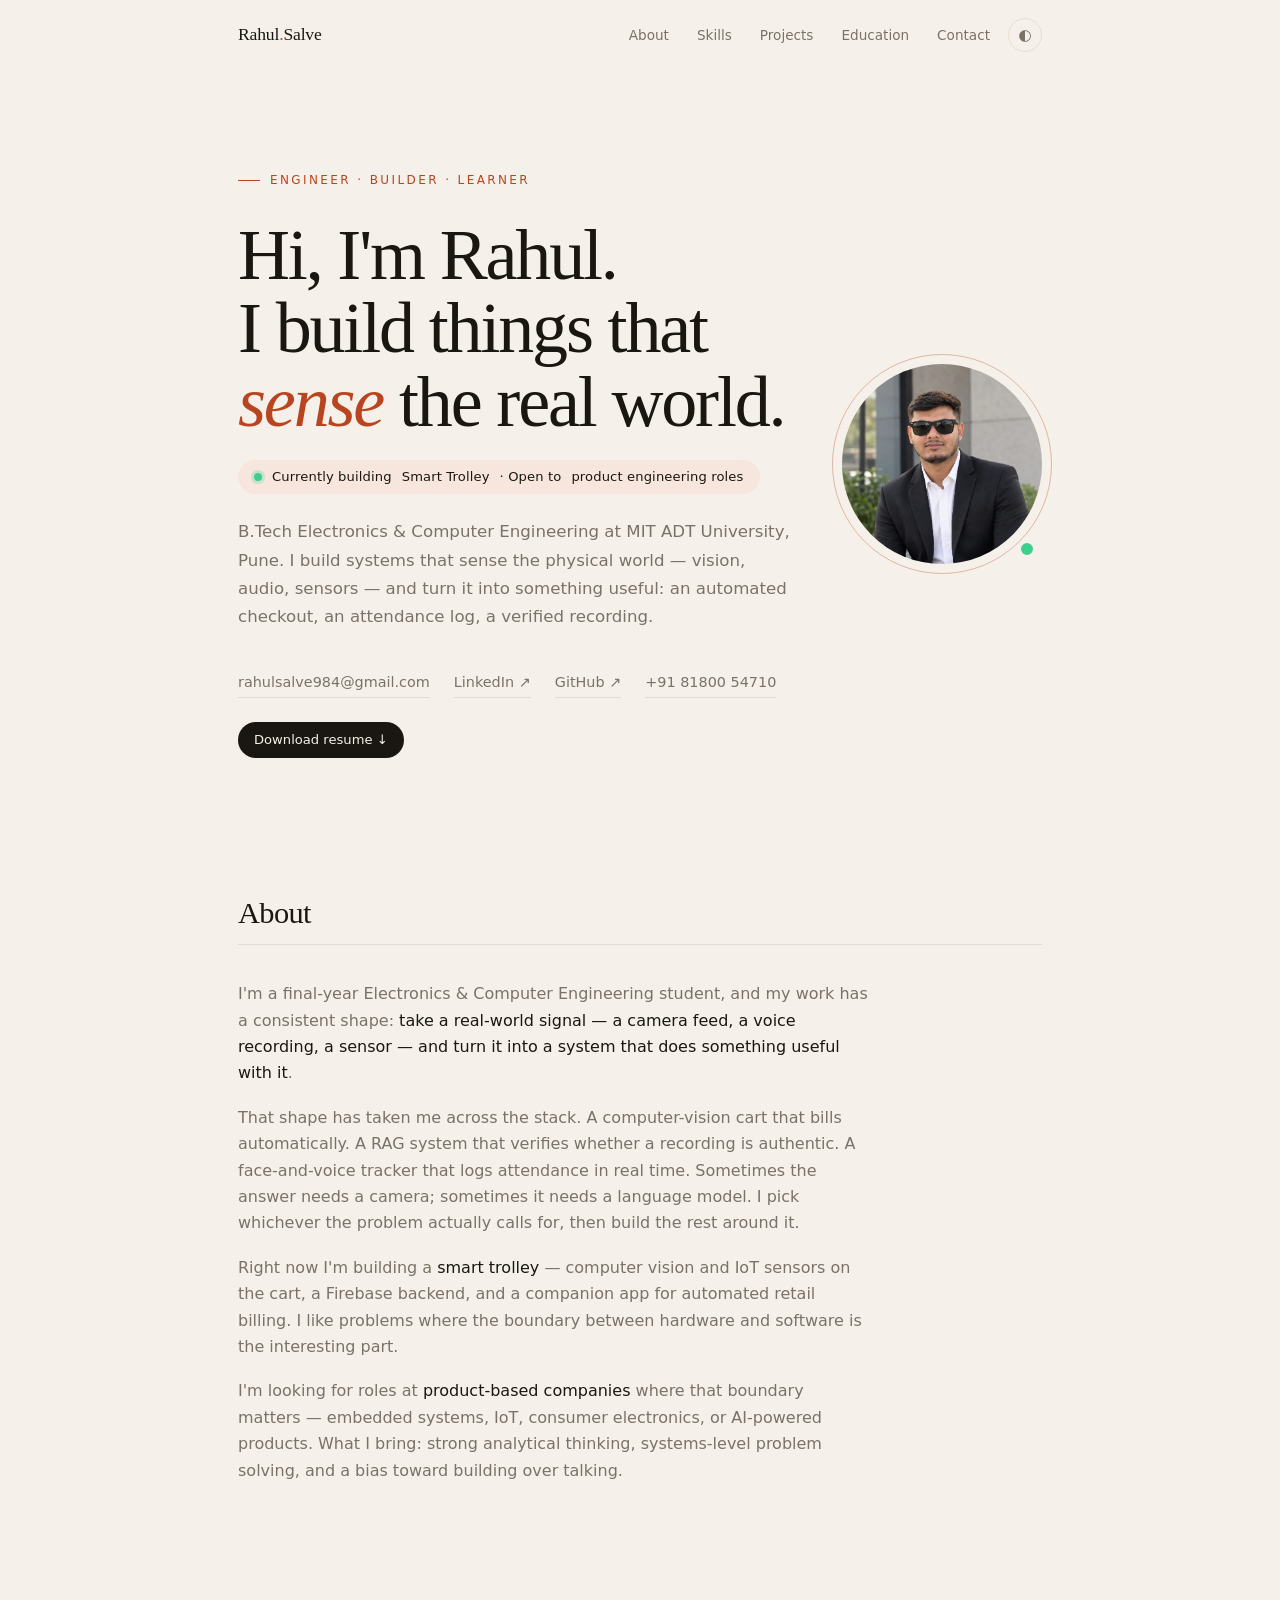
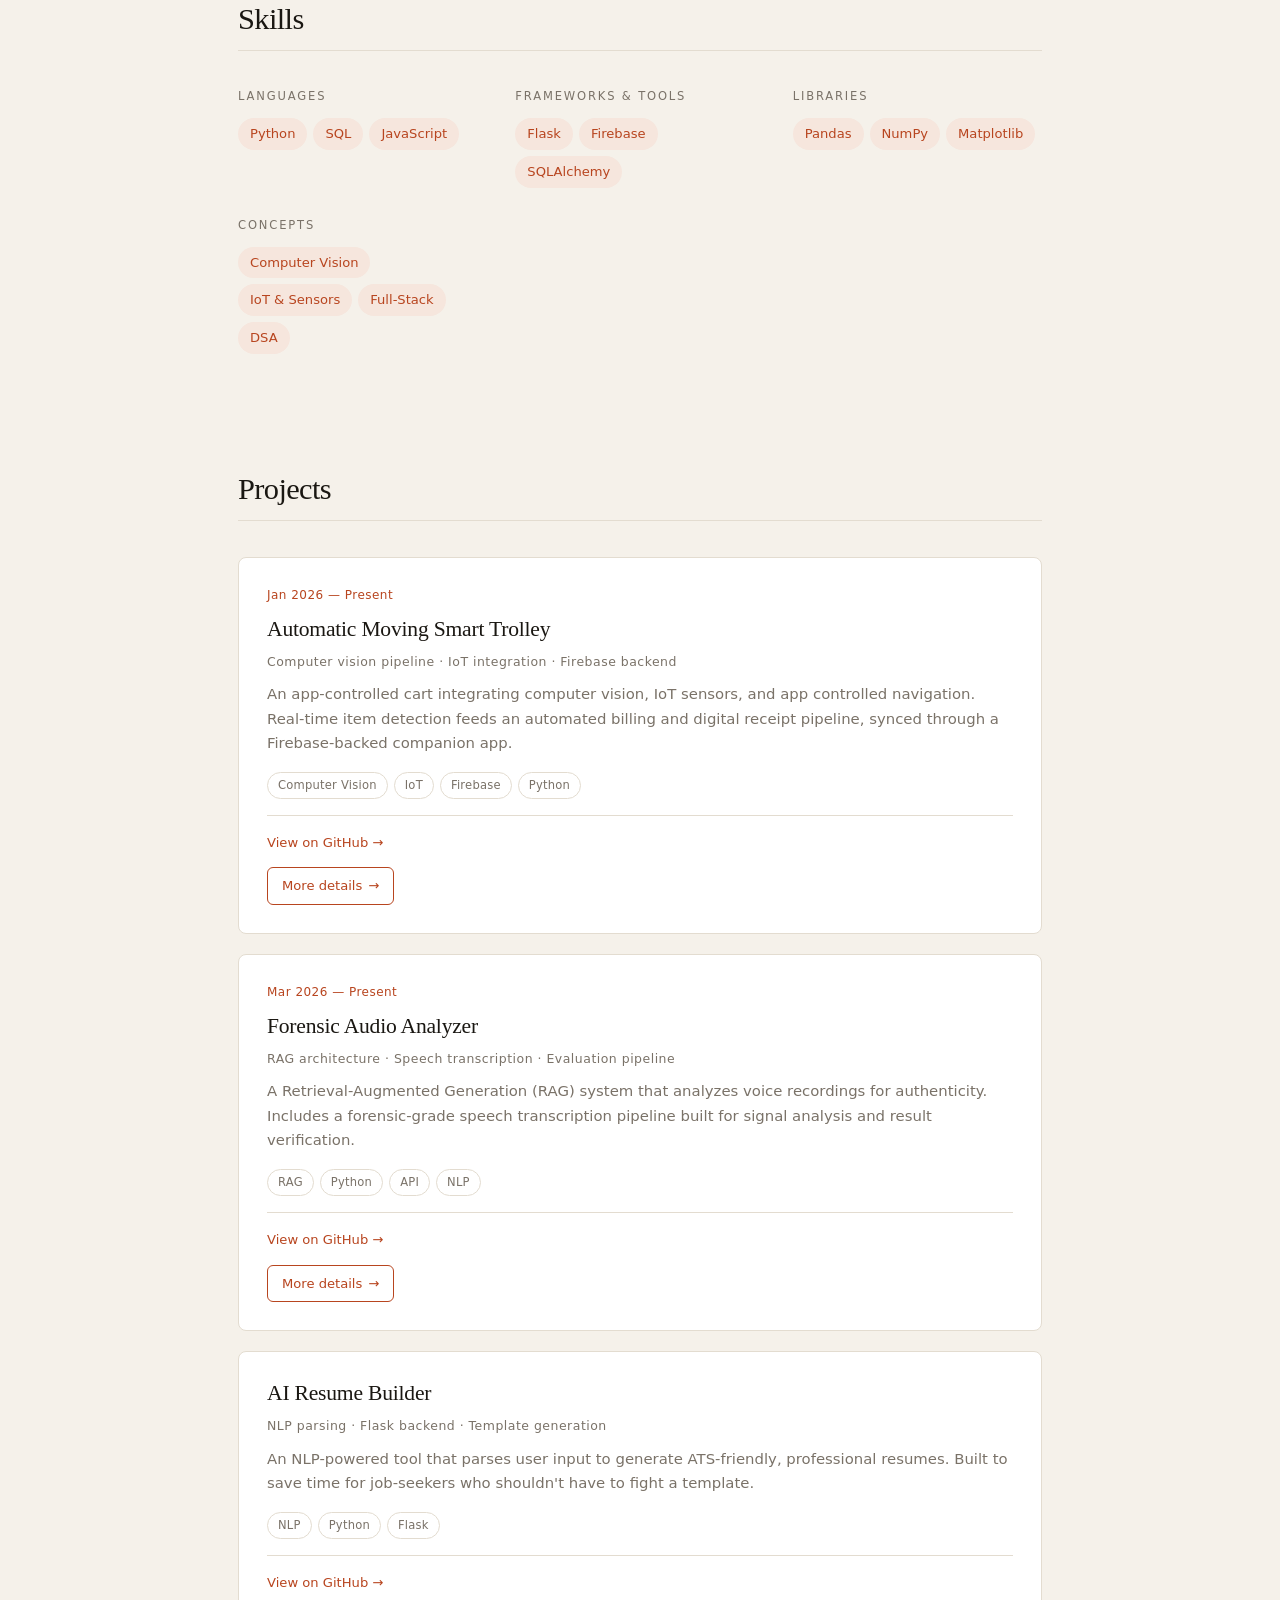
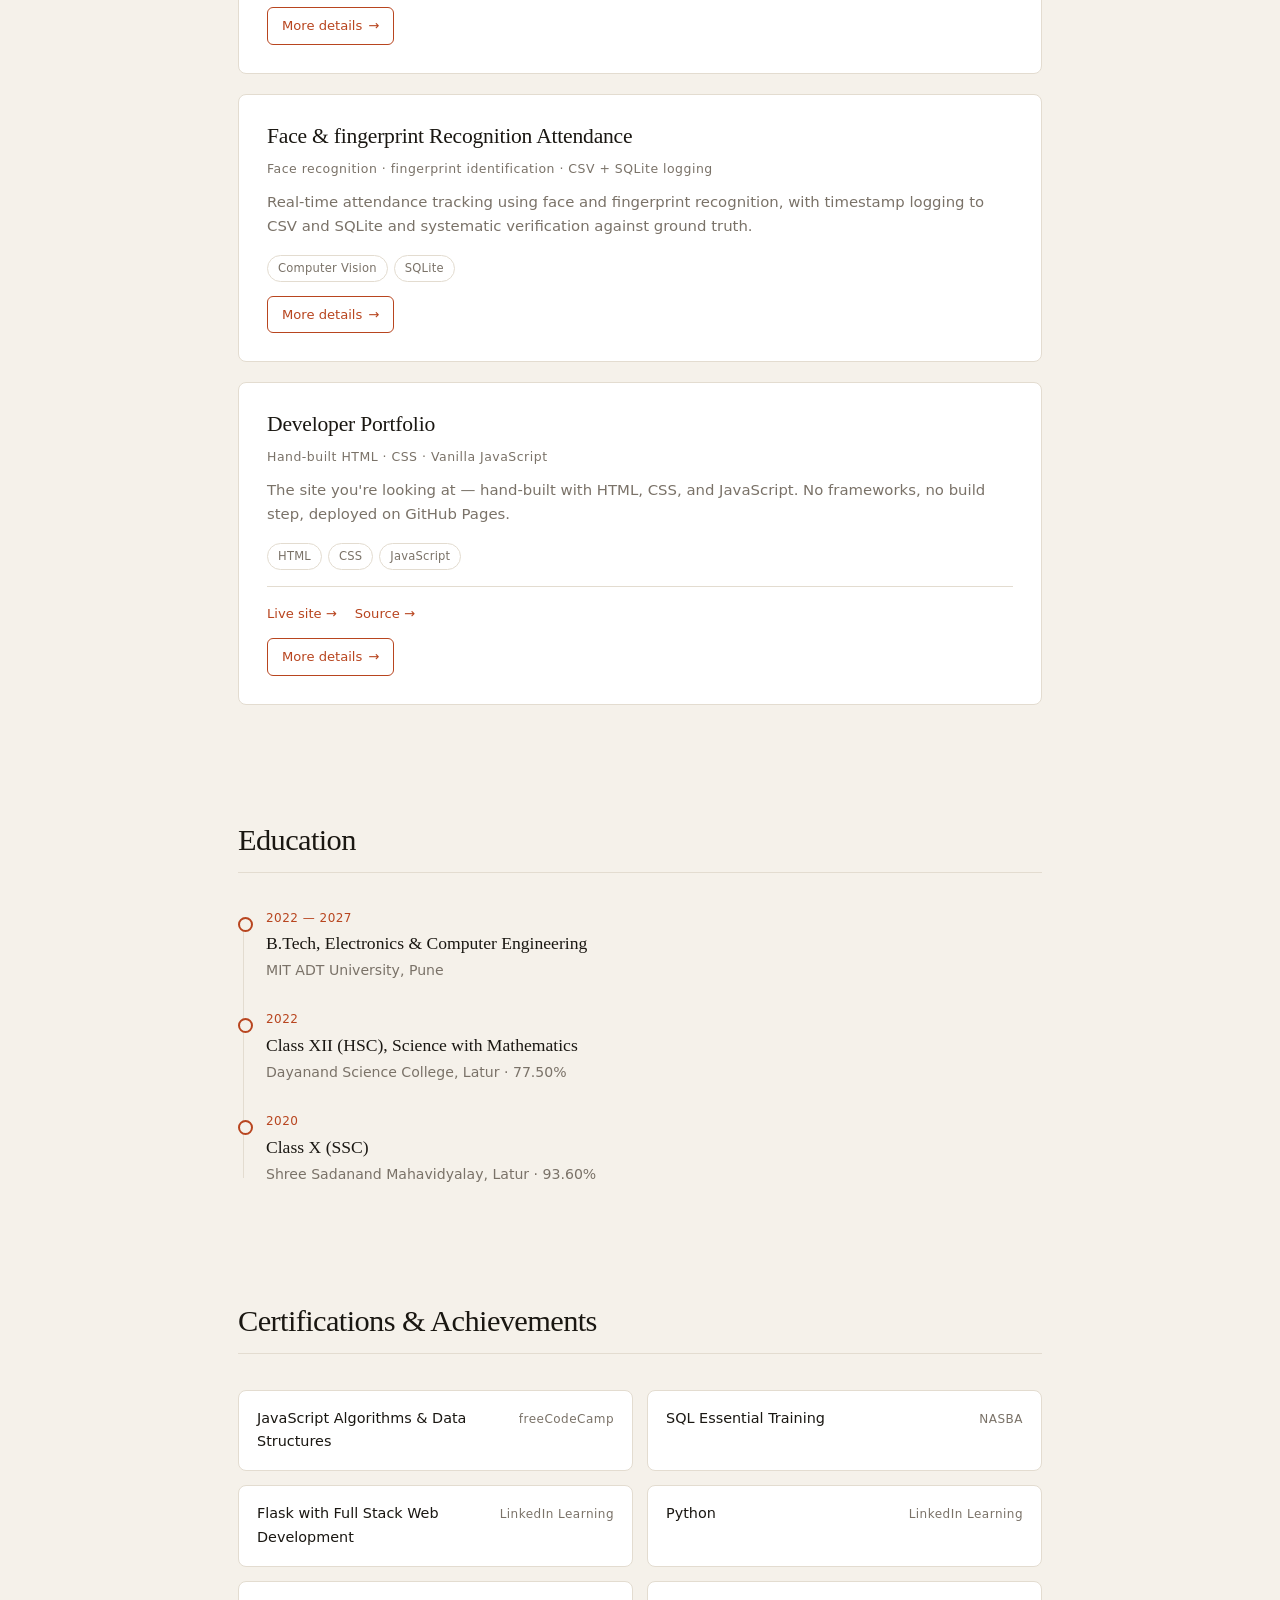
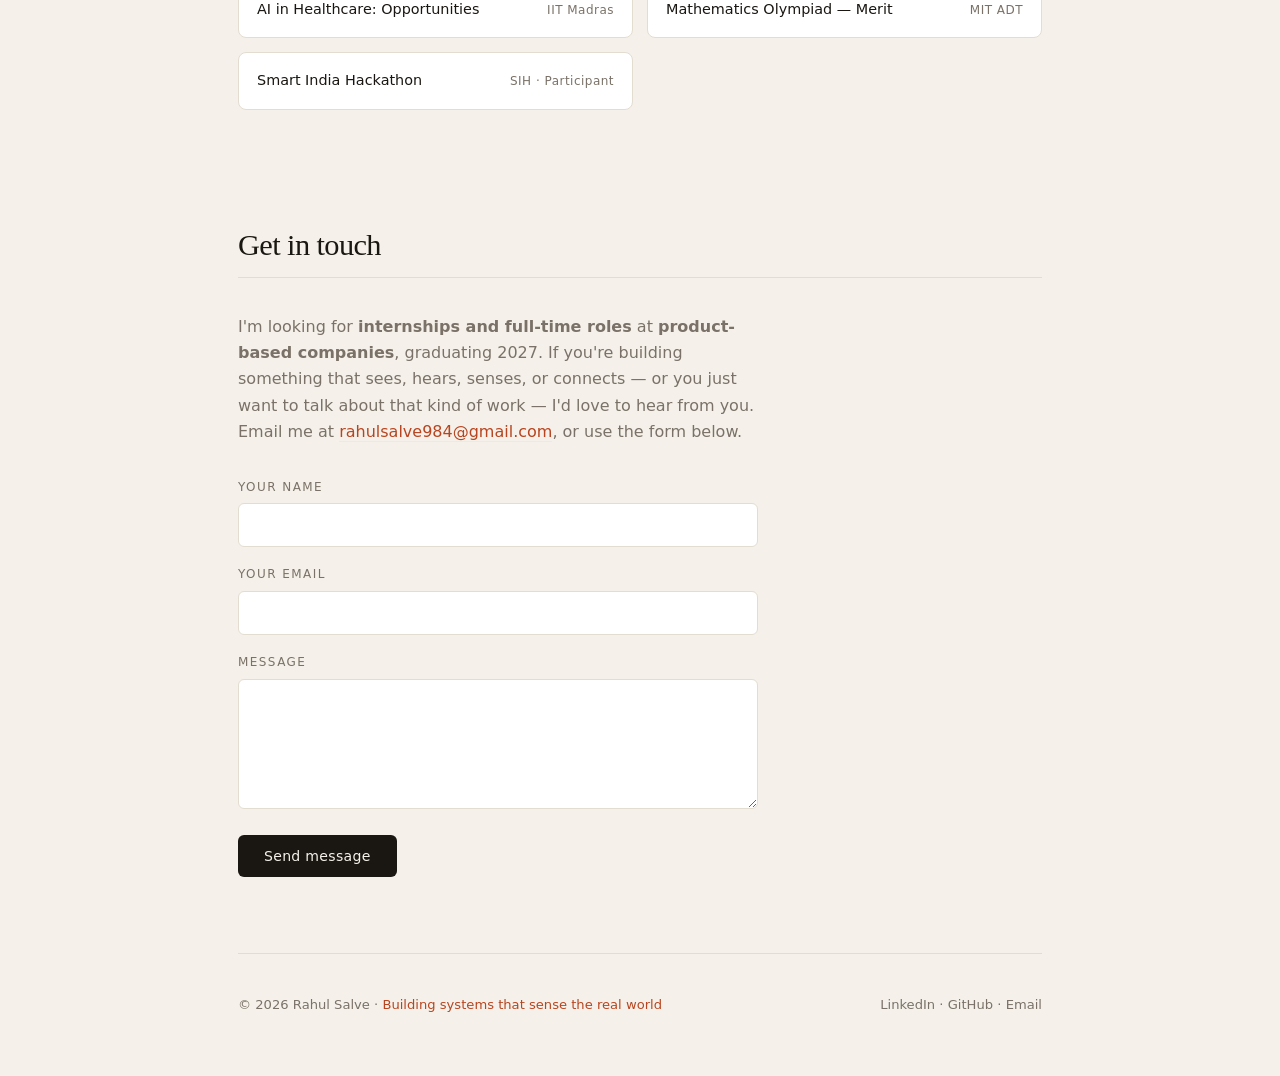
<file: index.html>
<!DOCTYPE html>
<html lang="en">
<head>
<meta charset="UTF-8">
<meta name="viewport" content="width=device-width, initial-scale=1.0">
<title>Rahul Salve — Engineer & Developer</title>
<meta name="description" content="Rahul Salve — B.Tech Electronics & Computer Engineering student at MIT ADT University. Building systems that sense the physical world: computer vision, IoT, and AI.">

<link rel="icon" type="image/svg+xml" href="favicon.svg">
<link rel="apple-touch-icon" href="profile.jpeg">

<meta property="og:title" content="Rahul Salve — Engineer & Developer">
<meta property="og:description" content="B.Tech student building systems that sense the physical world — vision, audio, sensors.">
<meta property="og:image" content="https://rahulsalve2713.github.io/mywebsite/profile.jpeg">
<meta property="og:url" content="https://rahulsalve2713.github.io/mywebsite/">
<meta property="og:type" content="website">
<meta property="og:site_name" content="Rahul Salve">

<link rel="preconnect" href="https://fonts.googleapis.com">
<link rel="preconnect" href="https://fonts.gstatic.com" crossorigin>
<link href="https://fonts.googleapis.com/css2?family=Fraunces..." rel="stylesheet">
<style>
  :root {
    --bg: #F5F1EA;
    --ink: #1A1712;
    --muted: #7A7268;
    --line: #E3DCD0;
    --accent: #B8451F;
    --accent-soft: #F6E6DD;
    --radius: 8px;
    --font-display: 'Fraunces', Georgia, serif;
    --font-body: 'Inter', system-ui, sans-serif;
    --ease: cubic-bezier(0.22, 1, 0.36, 1);
  }

  * { box-sizing: border-box; margin: 0; padding: 0; }
  html { scroll-behavior: smooth; }

  body {
    background: var(--bg);
    color: var(--ink);
    font-family: var(--font-body);
    font-size: 16px;
    line-height: 1.65;
    -webkit-font-smoothing: antialiased;
    text-rendering: optimizeLegibility;
  }

  a { color: inherit; text-decoration: none; }
  ::selection { background: var(--accent); color: var(--bg); }

  .wrap { max-width: 860px; margin: 0 auto; padding: 0 28px; }

  /* ---------- NAV ---------- */
  nav {
    position: sticky;
    top: 0;
    z-index: 100;
    background: color-mix(in srgb, var(--bg) 88%, transparent);
    backdrop-filter: blur(14px);
    -webkit-backdrop-filter: blur(14px);
    border-bottom: 1px solid transparent;
    transition: border-color 0.4s var(--ease);
  }
  nav.scrolled { border-bottom-color: var(--line); }
  .nav-inner {
    display: flex;
    justify-content: space-between;
    align-items: center;
    padding: 18px 28px;
    max-width: 860px;
    margin: 0 auto;
  }
  .brand {
    font-family: var(--font-display);
    font-size: 1.1rem;
    font-weight: 500;
    letter-spacing: -0.01em;
  }
  .brand span { color: var(--accent); }
  .nav-links { display: flex; gap: 28px; }
  .nav-links a {
    font-size: 0.85rem;
    color: var(--muted);
    position: relative;
    transition: color 0.3s var(--ease);
  }
  .nav-links a:hover { color: var(--ink); }
  .nav-links a::after {
    content: '';
    position: absolute;
    left: 0; right: 0; bottom: -4px;
    height: 1px;
    background: var(--accent);
    transform: scaleX(0);
    transform-origin: right;
    transition: transform 0.4s var(--ease);
  }
  .nav-links a:hover::after {
    transform: scaleX(1);
    transform-origin: left;
  }
  @media (max-width: 640px) { .nav-links { display: none; } }

  /* ---------- HERO ---------- */
  .hero { padding: 100px 0 80px; }
  .hero-eyebrow {
    font-size: 0.75rem;
    letter-spacing: 0.2em;
    text-transform: uppercase;
    color: var(--accent);
    font-weight: 500;
    margin-bottom: 28px;
    display: flex;
    align-items: center;
    gap: 10px;
  }
  .hero-eyebrow::before {
    content: '';
    width: 22px;
    height: 1px;
    background: var(--accent);
  }
  .hero h1 {
    font-family: var(--font-display);
    font-size: clamp(2.5rem, 7vw, 4.5rem);
    font-weight: 400;
    line-height: 1.02;
    letter-spacing: -0.03em;
    margin-bottom: 24px;
  }
  .hero h1 em {
    font-style: italic;
    font-weight: 300;
    color: var(--accent);
  }
  .hero-lede {
    font-size: clamp(1rem, 1.3vw, 1.12rem);
    color: var(--muted);
    max-width: 56ch;
    font-weight: 300;
    line-height: 1.7;
  }
  .hero-meta {
    margin-top: 40px;
    display: flex;
    flex-wrap: wrap;
    gap: 24px;
  }
  .hero-meta a {
    font-size: 0.9rem;
    color: var(--muted);
    border-bottom: 1px solid var(--line);
    padding-bottom: 2px;
    transition: color 0.3s var(--ease), border-color 0.3s var(--ease);
  }
  .hero-meta a:hover {
    color: var(--accent);
    border-color: var(--accent);
  }

    /* ---------- HERO GRID + PHOTO ---------- */
  .hero-grid {
    display: grid;
    grid-template-columns: 1fr auto;
    gap: 48px;
    align-items: center;
  }
  @media (max-width: 680px) {
    .hero-grid { grid-template-columns: 1fr; gap: 32px; }
    .hero-photo { order: -1; }
  }

  .hero-photo {
    position: relative;
    width: 200px;
    height: 200px;
    flex-shrink: 0;
  }
  .hero-photo::before {
    content: '';
    position: absolute;
    inset: -10px;
    border-radius: 50%;
    border: 1px solid var(--accent);
    opacity: 0.35;
    transition: opacity 0.5s var(--ease), transform 0.5s var(--ease);
  }
  .hero-photo:hover::before {
    opacity: 0.9;
    transform: scale(1.04);
  }
  .hero-photo img {
    width: 100%;
    height: 100%;
    object-fit: cover;
    border-radius: 50%;
    display: block;
    filter: grayscale(0.15) contrast(1.02);
    transition: filter 0.5s var(--ease), transform 0.5s var(--ease);
  }
  .hero-photo:hover img {
    filter: grayscale(0) contrast(1);
    transform: scale(1.02);
  }

  .status-dot {
    position: absolute;
    bottom: 6px;
    right: 6px;
    width: 18px;
    height: 18px;
    background: #3ecf8e;
    border: 3px solid var(--bg);
    border-radius: 50%;
    z-index: 2;
  }

  @media (max-width: 680px) {
    .hero-photo { width: 160px; height: 160px; }
  }
  
  /* ---------- SECTION ---------- */
  section { padding: 60px 0; }
  .section-head {
    display: flex;
    align-items: baseline;
    gap: 16px;
    margin-bottom: 36px;
    padding-bottom: 16px;
    border-bottom: 1px solid var(--line);
  }

  .section-head h2 {
    font-family: var(--font-display);
    font-size: clamp(1.4rem, 3vw, 1.9rem);
    font-weight: 400;
    letter-spacing: -0.02em;
    line-height: 1;
  }

  /* ---------- ABOUT ---------- */
  .about p {
    color: var(--muted);
    font-size: 1rem;
    font-weight: 300;
    margin-bottom: 18px;
    max-width: 62ch;
  }
  .about p:last-child { margin-bottom: 0; }
  .about strong { color: var(--ink); font-weight: 500; }

  /* ---------- SKILLS ---------- */
  .skills-grid {
    display: grid;
    grid-template-columns: repeat(auto-fit, minmax(220px, 1fr));
    gap: 28px;
  }
  .skill-group h3 {
    font-size: 0.72rem;
    letter-spacing: 0.16em;
    text-transform: uppercase;
    color: var(--muted);
    font-weight: 500;
    margin-bottom: 12px;
  }
  .chips { display: flex; flex-wrap: wrap; gap: 6px; }
  .chip {
    font-size: 0.82rem;
    padding: 5px 12px;
    background: var(--accent-soft);
    color: var(--accent);
    border-radius: 100px;
    font-weight: 500;
  }

  /* ---------- PROJECTS ---------- */
  .projects { display: flex; flex-direction: column; gap: 20px; }
  .project-card {
    background: #fff;
    border: 1px solid var(--line);
    border-radius: var(--radius);
    padding: 28px;
    transition: transform 0.4s var(--ease), box-shadow 0.4s var(--ease), border-color 0.3s var(--ease);
  }
  .project-card:hover {
    transform: translateY(-3px);
    box-shadow: 0 18px 40px -20px rgba(80, 50, 20, 0.18);
    border-color: var(--accent);
  }
  .project-top {
    display: flex;
    justify-content: space-between;
    align-items: baseline;
    margin-bottom: 10px;
    gap: 12px;
  }
  .project-date {
    font-size: 0.75rem;
    color: var(--accent);
    font-weight: 500;
    letter-spacing: 0.04em;
  }
  .project-card h3 {
    font-family: var(--font-display);
    font-size: 1.35rem;
    font-weight: 500;
    line-height: 1.25;
    letter-spacing: -0.01em;
    margin-bottom: 10px;
  }
  .project-card p {
    font-size: 0.93rem;
    color: var(--muted);
    font-weight: 300;
    margin-bottom: 16px;
  }
  .project-tags { display: flex; flex-wrap: wrap; gap: 6px; }
  .project-tags span {
    font-size: 0.72rem;
    padding: 3px 10px;
    border: 1px solid var(--line);
    color: var(--muted);
    border-radius: 100px;
    letter-spacing: 0.02em;
  }
    .project-links {
    display: flex;
    gap: 18px;
    margin-top: 16px;
    padding-top: 16px;
    border-top: 1px solid var(--line);
  }
  .project-links a {
    font-size: 0.82rem;
    color: var(--accent);
    font-weight: 500;
    display: inline-flex;
    align-items: center;
    gap: 4px;
    transition: gap 0.3s var(--ease), color 0.3s var(--ease);
  }
  .project-links a:hover {
    gap: 8px;
    color: var(--ink);
  }

    .project-detail-btn {
    display: inline-flex;
    align-items: center;
    gap: 6px;
    margin-top: 14px;
    padding: 7px 14px;
    border: 1px solid var(--accent);
    color: var(--accent);
    border-radius: 6px;
    font-size: 0.82rem;
    font-weight: 500;
    transition: all 0.3s var(--ease);
  }
  .project-detail-btn:hover {
    background: var(--accent);
    color: var(--bg);
    gap: 10px;
  }
  .project-detail-btn .arrow {
    transition: transform 0.3s var(--ease);
  }
  .project-detail-btn:hover .arrow {
    transform: translateX(2px);
  }

  html[data-theme="dark"] .project-links a:hover {
    color: var(--ink);
  }

  /* ---------- EDUCATION ---------- */
  .timeline { position: relative; padding-left: 28px; }
  .timeline::before {
    content: '';
    position: absolute;
    left: 5px;
    top: 8px;
    bottom: 8px;
    width: 1px;
    background: var(--line);
  }
  .timeline-item { position: relative; padding-bottom: 28px; }
  .timeline-item:last-child { padding-bottom: 0; }
  .timeline-item::before {
    content: '';
    position: absolute;
    left: -28px;
    top: 8px;
    width: 11px;
    height: 11px;
    border-radius: 50%;
    background: var(--bg);
    border: 2px solid var(--accent);
  }
  .timeline-date {
    font-size: 0.75rem;
    color: var(--accent);
    font-weight: 500;
    letter-spacing: 0.04em;
    display: block;
    margin-bottom: 4px;
  }
  .timeline-item h3 {
    font-family: var(--font-display);
    font-size: 1.1rem;
    font-weight: 500;
    line-height: 1.3;
    margin-bottom: 4px;
  }
  .timeline-place {
    font-size: 0.88rem;
    color: var(--muted);
    font-weight: 300;
  }

  /* ---------- CERTS ---------- */
  .cert-list {
    display: grid;
    grid-template-columns: repeat(auto-fit, minmax(260px, 1fr));
    gap: 14px;
  }
  .cert {
    padding: 16px 18px;
    background: #fff;
    border: 1px solid var(--line);
    border-radius: var(--radius);
    font-size: 0.9rem;
    display: flex;
    justify-content: space-between;
    align-items: baseline;
    gap: 10px;
    transition: border-color 0.3s var(--ease);
  }
  .cert:hover { border-color: var(--accent); }
  .cert-name { color: var(--ink); font-weight: 400; }
  .cert-issuer {
    font-size: 0.75rem;
    color: var(--muted);
    letter-spacing: 0.04em;
    white-space: nowrap;
  }

  /* ---------- CONTACT ---------- */
  .contact-lede {
    color: var(--muted);
    font-weight: 300;
    margin-bottom: 32px;
    max-width: 52ch;
    font-size: 1rem;
  }
  .contact-lede a {
    color: var(--accent);
    border-bottom: 1px solid var(--accent-soft);
    transition: border-color 0.3s var(--ease);
  }
  .contact-lede a:hover { border-color: var(--accent); }

  form {
    display: flex;
    flex-direction: column;
    gap: 18px;
    max-width: 520px;
  }
  .field label {
    font-size: 0.75rem;
    letter-spacing: 0.12em;
    text-transform: uppercase;
    color: var(--muted);
    font-weight: 500;
    margin-bottom: 6px;
    display: block;
  }
  .field input,
  .field textarea {
    width: 100%;
    padding: 12px 14px;
    font-family: inherit;
    font-size: 0.95rem;
    border: 1px solid var(--line);
    border-radius: 6px;
    background: #fff;
    color: var(--ink);
    transition: border-color 0.25s var(--ease), box-shadow 0.25s var(--ease);
  }
  .field input:focus,
  .field textarea:focus {
    outline: none;
    border-color: var(--accent);
    box-shadow: 0 0 0 3px var(--accent-soft);
  }
  .field textarea {
    min-height: 130px;
    resize: vertical;
    line-height: 1.6;
  }
  button {
    padding: 13px 26px;
    background: var(--ink);
    color: var(--bg);
    border: none;
    border-radius: 6px;
    font-family: inherit;
    font-size: 0.88rem;
    font-weight: 500;
    letter-spacing: 0.02em;
    cursor: pointer;
    align-self: flex-start;
    transition: background 0.25s var(--ease), transform 0.2s var(--ease);
  }
  button:hover {
    background: var(--accent);
    transform: translateY(-1px);
  }

  /* ---------- FOOTER ---------- */
  footer {
    padding: 40px 0 60px;
    border-top: 1px solid var(--line);
    font-size: 0.82rem;
    color: var(--muted);
    display: flex;
    justify-content: space-between;
    flex-wrap: wrap;
    gap: 12px;
  }
  footer a {
    color: var(--muted);
    transition: color 0.3s var(--ease);
  }
  footer a:hover { color: var(--accent); }

  @media (prefers-reduced-motion: reduce) {
    html { scroll-behavior: auto; }
    * { transition: none !important; animation: none !important; }
  }
  /* =========================================
   DARK MODE
   ========================================= */
html[data-theme="dark"] {
  --bg: #14110D;
  --ink: #F2EDE4;
  --muted: #9C9488;
  --line: #2A2620;
  --accent: #E8825A;
  --accent-soft: #3A2519;
}
html[data-theme="dark"] .project-card,
html[data-theme="dark"] .cert,
html[data-theme="dark"] .field input,
html[data-theme="dark"] .field textarea {
  background: #1A1816;
}

/* =========================================
   THEME TOGGLE + NAV TOGGLE BUTTONS
   ========================================= */
.theme-toggle {
  background: none;
  border: 1px solid var(--line);
  color: var(--muted);
  width: 34px;
  height: 34px;
  padding: 0;
  border-radius: 50%;
  cursor: pointer;
  display: grid;
  place-items: center;
  font-size: 0.95rem;
  align-self: center;
  transition: all 0.3s var(--ease);
  flex-shrink: 0;
}
.theme-toggle:hover {
  color: var(--ink);
  border-color: var(--ink);
  background: none;
  transform: none;
}

.nav-toggle {
  display: none;
  background: none;
  border: none;
  width: 34px;
  height: 34px;
  padding: 0;
  cursor: pointer;
  flex-direction: column;
  justify-content: center;
  align-items: center;
  gap: 5px;
  align-self: center;
  flex-shrink: 0;
}
.nav-toggle:hover {
  background: none;
  transform: none;
}
.nav-toggle span {
  width: 20px;
  height: 2px;
  background: var(--ink);
  border-radius: 2px;
  transition: transform 0.3s var(--ease), opacity 0.3s var(--ease);
}
.nav-toggle.active span:nth-child(1) {
  transform: translateY(7px) rotate(45deg);
}
.nav-toggle.active span:nth-child(2) {
  opacity: 0;
}
.nav-toggle.active span:nth-child(3) {
  transform: translateY(-7px) rotate(-45deg);
}

/* =========================================
   NAV RIGHT GROUP + MOBILE MENU
   ========================================= */
.nav-right {
  display: flex;
  align-items: center;
  gap: 18px;
}

@media (max-width: 640px) {
  .nav-toggle { display: flex; }
  .nav-links {
    display: none;
    position: absolute;
    top: 100%;
    left: 0;
    right: 0;
    background: var(--bg);
    flex-direction: column;
    padding: 16px 28px 24px;
    gap: 16px;
    border-bottom: 1px solid var(--line);
    box-shadow: 0 12px 32px -16px rgba(0,0,0,0.2);
  }
  .nav-links.open { display: flex; }
  .nav-links a { font-size: 0.95rem; }
  .nav-links a::after { display: none; }
}

/* =========================================
   RÉSUMÉ DOWNLOAD BUTTON
   ========================================= */
.hero-meta .resume-link {
  padding: 7px 16px;
  background: var(--ink);
  color: var(--bg);
  border: none;
  border-radius: 100px;
  font-size: 0.82rem;
  font-weight: 500;
  transition: background 0.3s var(--ease);
}
.hero-meta .resume-link:hover {
  background: var(--accent);
  color: var(--bg);
  border: none;
}

/* =========================================
   FORM STATUS (success / error)
   ========================================= */
.form-status {
  margin-top: 16px;
  font-size: 0.9rem;
  font-weight: 400;
  padding: 0;
  border-radius: 6px;
  transition: all 0.3s var(--ease);
}
.form-status.success {
  padding: 12px 16px;
  background: #E6F4EC;
  color: #1E7A4C;
  border: 1px solid #B8E0C8;
}
.form-status.error {
  padding: 12px 16px;
  background: #FDECEC;
  color: #A02B2B;
  border: 1px solid #F0C0C0;
}
html[data-theme="dark"] .form-status.success {
  background: #1A2E22;
  color: #7FD8A4;
  border-color: #2A4A35;
}
html[data-theme="dark"] .form-status.error {
  background: #2E1A1A;
  color: #F0A0A0;
  border-color: #4A2A2A;
}

  /* =========================================
     HERO "NOW" STRIP
     ========================================= */
  .hero-now {
    display: inline-flex;
    align-items: center;
    gap: 10px;
    padding: 8px 16px;
    background: var(--accent-soft);
    border-radius: 100px;
    font-size: 0.82rem;
    color: var(--ink);
    margin-bottom: 24px;
    margin-top: -8px;
    font-weight: 400;
    letter-spacing: 0.01em;
    line-height: 1.4;
  }
  .hero-now strong {
    font-weight: 500;
    color: var(--ink);
  }
  .hero-now-dot {
    width: 8px;
    height: 8px;
    background: #3ecf8e;
    border-radius: 50%;
    box-shadow: 0 0 0 3px rgba(62, 207, 142, 0.25);
    flex-shrink: 0;
    animation: heroPulse 2s ease-in-out infinite;
  }
  @keyframes heroPulse {
    0%, 100% { opacity: 1; }
    50% { opacity: 0.4; }
  }
  @media (max-width: 640px) {
    .hero-now { font-size: 0.75rem; padding: 6px 12px; gap: 8px; }
  }
  html[data-theme="dark"] .hero-now {
    background: var(--accent-soft);
  }

  /* =========================================
     PROJECT ROLE LINE
     ========================================= */
  .project-role {
    font-size: 0.78rem;
    color: var(--muted);
    font-weight: 500;
    letter-spacing: 0.04em;
    margin-bottom: 12px;
    line-height: 1.4;
  }


/* =========================================
   PRINT STYLESHEET
   ========================================= */
@media print {
  nav, .nav-toggle, .theme-toggle, .nav-right,
  .hero-photo, .status-dot, form, .form-status,
  .project-links, footer, #contact {
    display: none !important;
  }
  body {
    background: #fff !important;
    color: #000 !important;
    font-size: 10.5pt;
    line-height: 1.45;
  }
  .wrap { max-width: 100%; padding: 0; }
  section { padding: 14px 0; margin: 0; }
  .hero {
    padding: 0 0 20px;
    border-bottom: 1px solid #ccc;
    margin-bottom: 20px;
  }
  .hero-grid { display: block; }
  .hero h1 { font-size: 24pt; margin-bottom: 8px; }
  .hero-lede { font-size: 10pt; color: #333; margin-bottom: 10px; max-width: 100%; }
  .hero-eyebrow { color: #666; }
  .hero-meta { flex-direction: column; gap: 4px; margin-top: 12px; }
  .hero-meta a,
  .hero-meta .resume-link {
    color: #000 !important;
    background: none !important;
    border: none !important;
    padding: 0 !important;
    font-size: 10pt !important;
    border-radius: 0 !important;
  }
  .section-head { border-bottom: 1px solid #ccc; padding-bottom: 6px; margin-bottom: 12px; }
  .section-head h2 { font-size: 12pt; }
  .about p { color: #333; font-size: 10pt; }
  .project-card {
    border: 1px solid #ddd !important;
    box-shadow: none !important;
    padding: 10px !important;
    margin-bottom: 8px;
    page-break-inside: avoid;
    transform: none !important;
    background: #fff !important;
  }
  .project-card:hover {
    transform: none !important;
    box-shadow: none !important;
    border-color: #ddd !important;
  }
  .project-card h3 { font-size: 11pt !important; margin-bottom: 4px; }
  .project-card p { font-size: 9.5pt; color: #333 !important; margin-bottom: 6px; }
  .project-date { color: #666 !important; }
  .chip, .project-tags span {
    background: #eee !important;
    color: #222 !important;
    border: 1px solid #ccc !important;
    font-size: 8pt;
    padding: 2px 8px;
  }
  .timeline-item { page-break-inside: avoid; }
  .timeline-item h3 { font-size: 11pt; }
  .timeline-place { font-size: 9.5pt; color: #333; }
  .cert {
    padding: 8px !important;
    font-size: 9pt !important;
    background: #fff !important;
    border-color: #ddd !important;
  }
  a { color: #000; text-decoration: none; }
}
</style>
</head>
<body>

<nav id="nav">
  <div class="nav-inner">
    <a href="#" class="brand">Rahul<span>.</span>Salve</a>
    <div class="nav-right">
      <div class="nav-links" id="navLinks">
        <a href="#about">About</a>
        <a href="#skills">Skills</a>
        <a href="#projects">Projects</a>
        <a href="#education">Education</a>
        <a href="#contact">Contact</a>
      </div>
      <button class="theme-toggle" aria-label="Toggle theme">◐</button>
      <button class="nav-toggle" aria-label="Menu" aria-expanded="false" aria-controls="navLinks">
        <span></span><span></span><span></span>
      </button>
    </div>
  </div>
</nav>

<main class="wrap">

   <section class="hero">
    <div class="hero-grid">
      <div>
        <p class="hero-eyebrow">Engineer · Builder · Learner</p>
                <h1>Hi, I'm Rahul.<br>I build things that <em>sense</em> the real world.</h1>
                <div class="hero-now">
          <span class="hero-now-dot"></span>
          Currently building <strong>Smart Trolley</strong> · Open to <strong>product engineering roles</strong>
        </div>
                <p class="hero-lede">
          B.Tech Electronics &amp; Computer Engineering at MIT ADT University, Pune.
          I build systems that sense the physical world — vision, audio, sensors —
          and turn it into something useful: an automated checkout, an attendance log,
          a verified recording.
        </p>
        <div class="hero-meta">
  <a href="mailto:rahulsalve984@gmail.com">rahulsalve984@gmail.com</a>
  <a href="https://linkedin.com/in/rahul-salve" target="_blank" rel="noopener">LinkedIn ↗</a>
  <a href="https://github.com/rahulsalve2713" target="_blank" rel="noopener">GitHub ↗</a>
  <a href="tel:+918180054710">+91 81800 54710</a>
  <a href="resume.pdf" download class="resume-link">Download resume ↓</a>
</div>
      </div>

      <div class="hero-photo">
        <span class="status-dot" title="Available for work"></span>
        <img src="profile.jpg" alt="Portrait of Rahul Salve" width="200" height="200">
      </div>
    </div>
  </section>

     <section id="about" class="about">
    <div class="section-head">
      <h2>About</h2>
    </div>
    <p>
      I'm a final-year Electronics &amp; Computer Engineering student, and my work
      has a consistent shape: <strong>take a real-world signal — a camera feed,
      a voice recording, a sensor — and turn it into a system that does something
      useful with it</strong>.
    </p>
    <p>
      That shape has taken me across the stack. A computer-vision cart that bills
      automatically. A RAG system that verifies whether a recording is authentic.
      A face-and-voice tracker that logs attendance in real time. Sometimes the
      answer needs a camera; sometimes it needs a language model. I pick whichever
      the problem actually calls for, then build the rest around it.
    </p>
    <p>
      Right now I'm building a <strong>smart trolley</strong> — computer vision
      and IoT sensors on the cart, a Firebase backend, and a companion app for
      automated retail billing. I like problems where the boundary between hardware
      and software is the interesting part.
    </p>
    <p>
      I'm looking for roles at <strong>product-based companies</strong> where that
      boundary matters — embedded systems, IoT, consumer electronics, or AI-powered
      products. What I bring: strong analytical thinking, systems-level problem
      solving, and a bias toward building over talking.
    </p>
  </section>

  <section id="skills">
    <div class="section-head">
      <h2>Skills</h2>
    </div>
    <div class="skills-grid">
      <div class="skill-group">
        <h3>Languages</h3>
        <div class="chips">
          <span class="chip">Python</span>
          <span class="chip">SQL</span>
          <span class="chip">JavaScript</span>
        </div>
      </div>
      <div class="skill-group">
        <h3>Frameworks &amp; Tools</h3>
        <div class="chips">
          <span class="chip">Flask</span>
          <span class="chip">Firebase</span>
          <span class="chip">SQLAlchemy</span>
        </div>
      </div>
      <div class="skill-group">
        <h3>Libraries</h3>
        <div class="chips">
          <span class="chip">Pandas</span>
          <span class="chip">NumPy</span>
          <span class="chip">Matplotlib</span>
        </div>
      </div>
      <div class="skill-group">
        <h3>Concepts</h3>
        <div class="chips">
          <span class="chip">Computer Vision</span>
          <span class="chip">IoT &amp; Sensors</span>
          <span class="chip">Full-Stack</span>
          <span class="chip">DSA</span>
        </div>
      </div>
    </div>
  </section>

  <section id="projects">
    <div class="section-head">
      <h2>Projects</h2>
    </div>
    <div class="projects">

      <article class="project-card">
        <div class="project-top">
          <span class="project-date">Jan 2026 — Present</span>
        </div>
        <h3>Automatic Moving Smart Trolley</h3>
        <div class="project-role">Computer vision pipeline · IoT integration · Firebase backend</div>
        <p>
          An app-controlled cart integrating computer vision, IoT sensors,
          and app controlled navigation. Real-time item detection feeds an automated
          billing and digital receipt pipeline, synced through a Firebase-backed
          companion app.
        </p>
        <div class="project-tags">
          <span>Computer Vision</span>
          <span>IoT</span>
          <span>Firebase</span>
          <span>Python</span>
        </div>
        <div class="project-links">
          <a href="https://github.com/rahulsalve2713/trolley-mate" target="_blank" rel="noopener">View on GitHub →</a>
        </div>
        <a href="projects/smart-trolley.html" class="project-detail-btn">More details <span class="arrow">→</span></a>
      </article>

      <article class="project-card">
        <div class="project-top">
          <span class="project-date">Mar 2026 — Present</span>
        </div>
        <h3>Forensic Audio Analyzer</h3>
        <div class="project-role">RAG architecture · Speech transcription · Evaluation pipeline</div>
        <p>
          A Retrieval-Augmented Generation (RAG) system that analyzes voice
          recordings for authenticity. Includes a forensic-grade speech
          transcription pipeline built for signal analysis and result verification.
        </p>
        <div class="project-tags">
          <span>RAG</span>
          <span>Python</span>
          <span>API</span>
          <span>NLP</span>
        </div>
        <div class="project-links">
          <a href="https://github.com/rahulsalve2713/forensic-audio-analyzer" target="_blank" rel="noopener">View on GitHub →</a>
        </div>
        <a href="projects/forensic-audio.html" class="project-detail-btn">More details <span class="arrow">→</span></a>
      </article>

      <article class="project-card">
        <h3>AI Resume Builder</h3>
        <div class="project-role">NLP parsing · Flask backend · Template generation</div>
        <p>
          An NLP-powered tool that parses user input to generate ATS-friendly,
          professional resumes. Built to save time for job-seekers who
          shouldn't have to fight a template.
        </p>
        <div class="project-tags">
          <span>NLP</span>
          <span>Python</span>
          <span>Flask</span>
        </div>
        <div class="project-links">
          <a href="https://github.com/rahulsalve2713/AI-Resume-Builder" target="_blank" rel="noopener">View on GitHub →</a>
        </div>
        <a href="projects/ai-resume-builder.html" class="project-detail-btn">More details <span class="arrow">→</span></a>
      </article>

      <article class="project-card">
        <h3>Face &amp; fingerprint Recognition Attendance</h3>
        <div class="project-role">Face recognition · fingerprint identification · CSV + SQLite logging</div>
        <p>
          Real-time attendance tracking using face and fingerprint recognition,
          with timestamp logging to CSV and SQLite and systematic
          verification against ground truth.
        </p>
        <div class="project-tags">
          <span>Computer Vision</span>
          <span>SQLite</span>
        </div>
        <a href="projects/attendance-system.html" class="project-detail-btn">More details <span class="arrow">→</span></a>
      </article>

      <article class="project-card">
        <h3>Developer Portfolio</h3>
        <div class="project-role">Hand-built HTML · CSS · Vanilla JavaScript</div>
        <p>
          The site you're looking at — hand-built with HTML, CSS, and JavaScript.
          No frameworks, no build step, deployed on GitHub Pages.
        </p>
        <div class="project-tags">
          <span>HTML</span>
          <span>CSS</span>
          <span>JavaScript</span>
        </div>
        <div class="project-links">
          <a href="https://rahulsalve2713.github.io/mywebsite/" target="_blank" rel="noopener">Live site →</a>
          <a href="https://github.com/rahulsalve2713/mywebsite" target="_blank" rel="noopener">Source →</a>
        </div>
        <a href="projects/developer-portfolio.html" class="project-detail-btn">More details <span class="arrow">→</span></a>
      </article>

    </div>
  </section>

  <section id="education">
    <div class="section-head">
      <h2>Education</h2>
    </div>
    <div class="timeline">
      <div class="timeline-item">
        <span class="timeline-date">2022 — 2027</span>
        <h3>B.Tech, Electronics &amp; Computer Engineering</h3>
        <p class="timeline-place">MIT ADT University, Pune </p>
      </div>
      <div class="timeline-item">
        <span class="timeline-date">2022</span>
        <h3>Class XII (HSC), Science with Mathematics</h3>
        <p class="timeline-place">Dayanand Science College, Latur · 77.50%</p>
      </div>
      <div class="timeline-item">
        <span class="timeline-date">2020</span>
        <h3>Class X (SSC)</h3>
        <p class="timeline-place">Shree Sadanand Mahavidyalay, Latur · 93.60%</p>
      </div>
    </div>
  </section>

  <section id="certs">
    <div class="section-head">
      <h2>Certifications &amp; Achievements</h2>
    </div>
    <div class="cert-list">
      <div class="cert">
        <span class="cert-name">JavaScript Algorithms &amp; Data Structures</span>
        <span class="cert-issuer">freeCodeCamp</span>
      </div>
      <div class="cert">
        <span class="cert-name">SQL Essential Training</span>
        <span class="cert-issuer">NASBA</span>
      </div>
      <div class="cert">
        <span class="cert-name">Flask with Full Stack Web Development</span>
        <span class="cert-issuer">LinkedIn Learning</span>
      </div>
      <div class="cert">
        <span class="cert-name">Python</span>
        <span class="cert-issuer">LinkedIn Learning</span>
      </div>
      <div class="cert">
        <span class="cert-name">AI in Healthcare: Opportunities</span>
        <span class="cert-issuer">IIT Madras</span>
      </div>
      <div class="cert">
        <span class="cert-name">Mathematics Olympiad — Merit</span>
        <span class="cert-issuer">MIT ADT</span>
      </div>
      <div class="cert">
        <span class="cert-name">Smart India Hackathon</span>
        <span class="cert-issuer">SIH · Participant</span>
      </div>
    </div>
  </section>

  <section id="contact">
    <div class="section-head">
      <h2>Get in touch</h2>
    </div>
    <p class="contact-lede">
      I'm looking for <strong>internships and full-time roles</strong> at
      <strong>product-based companies</strong>, graduating 2027. If you're building
      something that sees, hears, senses, or connects — or you just want to talk
      about that kind of work — I'd love to hear from you. Email me at
      <a href="mailto:rahulsalve984@gmail.com">rahulsalve984@gmail.com</a>,
      or use the form below.
    </p>

    <form action="https://formspree.io/f/xeaenozo" method="POST">
      <div class="field">
        <label for="name">Your name</label>
        <input type="text" id="name" name="name" required>
      </div>
      <div class="field">
        <label for="email">Your email</label>
        <input type="email" id="email" name="email" required>
      </div>
      <div class="field">
        <label for="message">Message</label>
        <textarea id="message" name="message" required></textarea>
      </div>
      <button type="submit">Send message</button>
    </form>
    <div id="form-status" class="form-status" aria-live="polite"></div>
  </section>

  <footer>
  <span>© 2026 Rahul Salve · <span style="color: var(--accent);">Building systems that sense the real world</span></span>
    <span>
      <a href="https://www.linkedin.com/in/rahul-salve-360087291?utm_source=share_via&utm_content=profile&utm_medium=member_android" target="_blank" rel="noopener">LinkedIn</a> ·
      <a href="https://github.com/rahulsalve2713" target="_blank" rel="noopener">GitHub</a> ·
      <a href="mailto:rahulsalve984@gmail.com">Email</a>
    </span>
  </footer>

</main>

<script>
  /* ---------- Sticky nav border ---------- */
  const nav = document.getElementById('nav');
  const onScroll = () => nav.classList.toggle('scrolled', window.scrollY > 8);
  window.addEventListener('scroll', onScroll, { passive: true });
  onScroll();

  /* ---------- Theme toggle ---------- */
  const themeBtn = document.querySelector('.theme-toggle');
  const root = document.documentElement;
  const savedTheme = localStorage.getItem('theme');

  if (savedTheme) {
    root.setAttribute('data-theme', savedTheme);
  } else if (window.matchMedia('(prefers-color-scheme: dark)').matches) {
    root.setAttribute('data-theme', 'dark');
  }

  const updateThemeIcon = () => {
    themeBtn.textContent = root.getAttribute('data-theme') === 'dark' ? '☀' : '◐';
  };
  updateThemeIcon();

  themeBtn.addEventListener('click', () => {
    const next = root.getAttribute('data-theme') === 'dark' ? 'light' : 'dark';
    root.setAttribute('data-theme', next);
    localStorage.setItem('theme', next);
    updateThemeIcon();
  });

  /* ---------- Mobile nav toggle ---------- */
  const navToggle = document.querySelector('.nav-toggle');
  const navLinks = document.getElementById('navLinks');

  const closeMenu = () => {
    navLinks.classList.remove('open');
    navToggle.classList.remove('active');
    navToggle.setAttribute('aria-expanded', 'false');
  };

  navToggle.addEventListener('click', () => {
    const open = !navLinks.classList.contains('open');
    navLinks.classList.toggle('open', open);
    navToggle.classList.toggle('active', open);
    navToggle.setAttribute('aria-expanded', open);
  });

  navLinks.querySelectorAll('a').forEach(a => a.addEventListener('click', closeMenu));

  /* ---------- AJAX contact form ---------- */
  const form = document.querySelector('#contact form');
  const formStatus = document.getElementById('form-status');
  const submitBtn = form.querySelector('button[type="submit"]');

  form.addEventListener('submit', async (e) => {
    e.preventDefault();
    submitBtn.disabled = true;
    submitBtn.textContent = 'Sending…';
    formStatus.textContent = '';
    formStatus.className = 'form-status';

    try {
      const data = new FormData(form);
      const res = await fetch(form.action, {
        method: 'POST',
        body: data,
        headers: { 'Accept': 'application/json' }
      });

      if (res.ok) {
        form.reset();
        formStatus.textContent = "Thanks — I'll get back to you within a day.";
        formStatus.className = 'form-status success';
      } else {
        throw new Error(`HTTP ${res.status}`);
      }
    } catch (err) {
      formStatus.textContent = 'Could not send. Please email me directly at rahulsalve984@gmail.com';
      formStatus.className = 'form-status error';
    } finally {
      submitBtn.disabled = false;
      submitBtn.textContent = 'Send message';
    }
  });
</script>

</body>
</html>
</file>
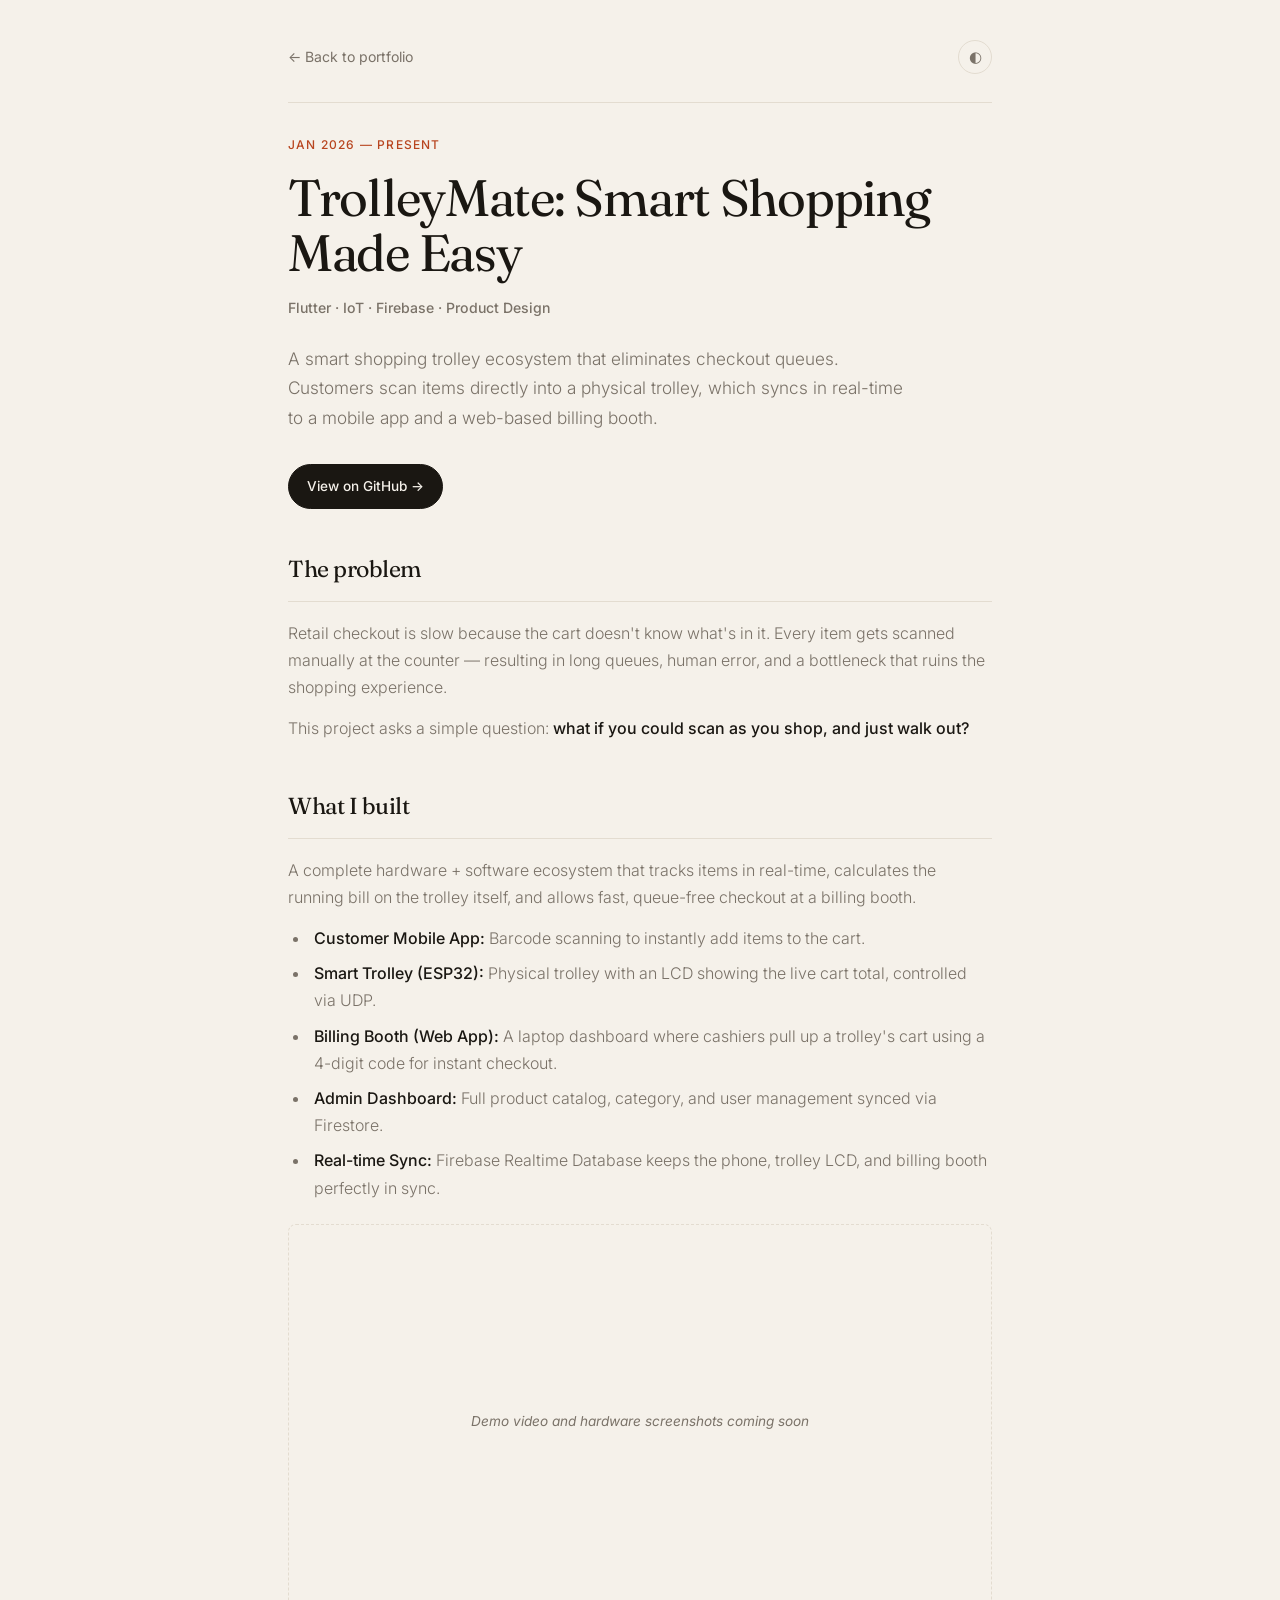
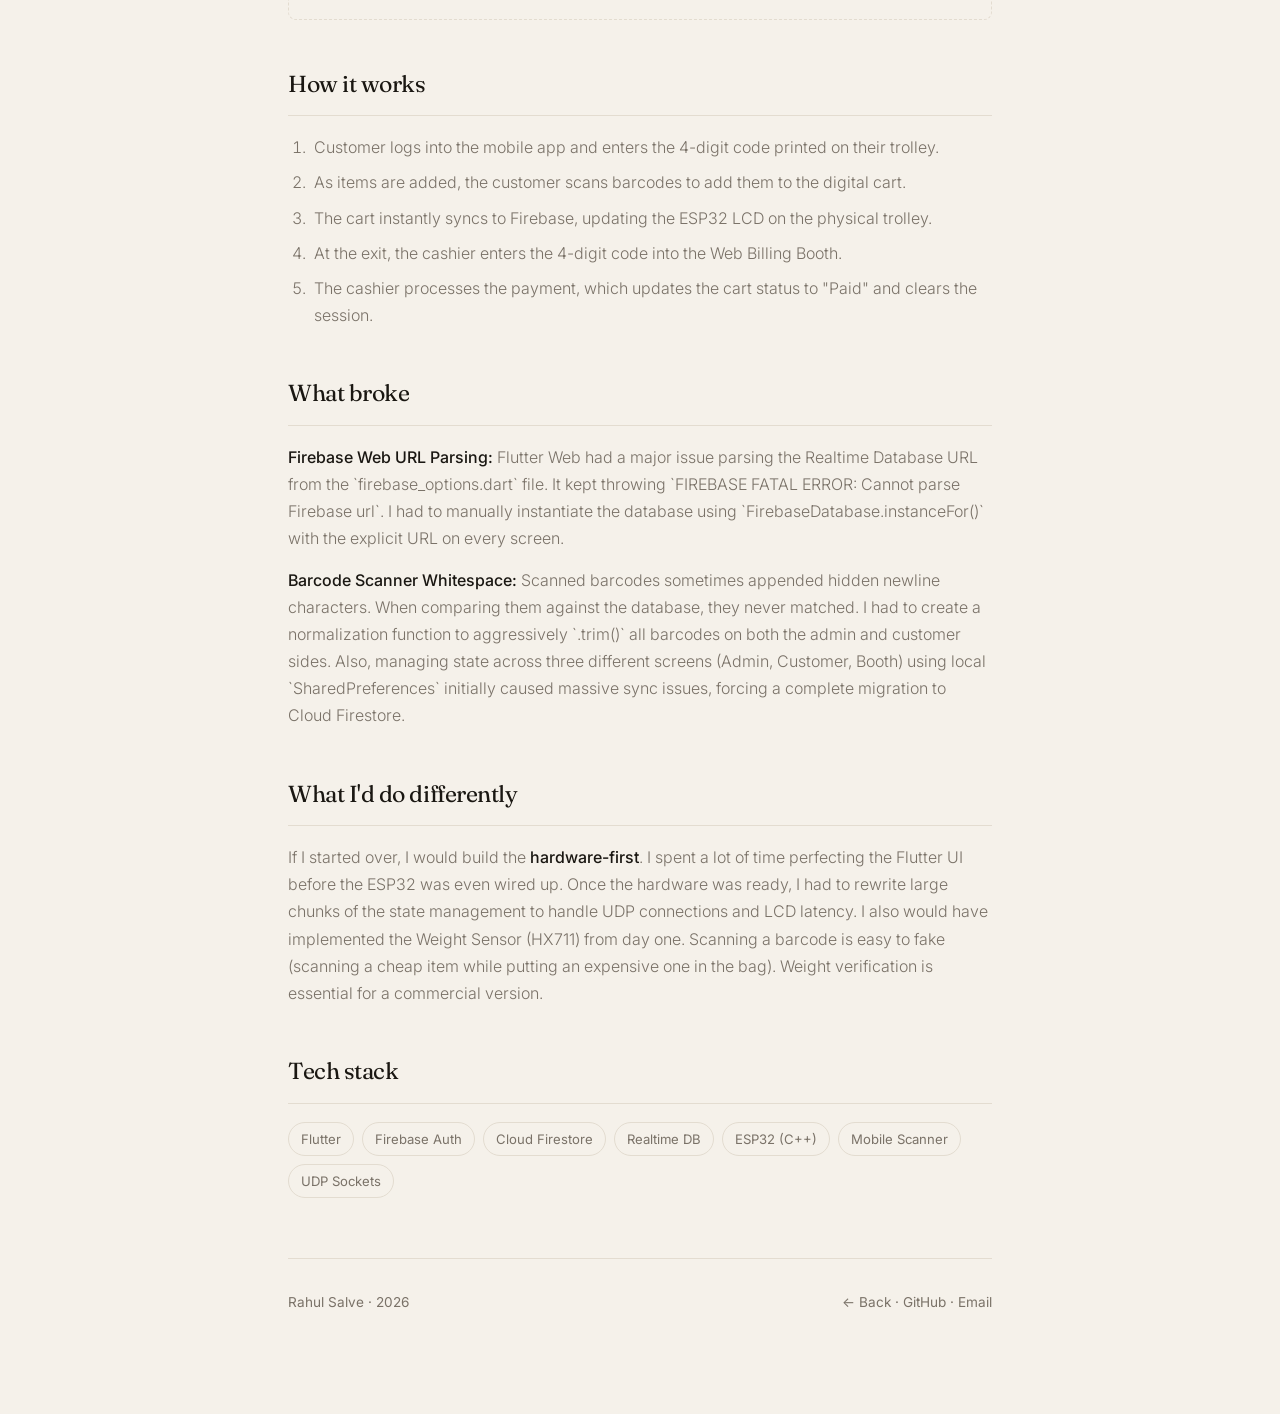
<file: projects/smart-trolley.html>
<!DOCTYPE html>
<html lang="en">
<head>
<meta charset="UTF-8">
<meta name="viewport" content="width=device-width, initial-scale=1.0">
<title>TrolleyMate: Smart Shopping Made Easy — Rahul Salve</title>
<link rel="preconnect" href="https://fonts.googleapis.com">
<link rel="preconnect" href="https://fonts.gstatic.com" crossorigin>
<link href="https://fonts.googleapis.com/css2?family=Fraunces:ital,opsz,wght@0,9..144,300..600;1,9..144,300..500&family=Inter:wght@300;400;500;600&display=swap" rel="stylesheet">
<link rel="icon" type="image/svg+xml" href="../favicon.svg">
<link rel="stylesheet" href="project.css">
</head>
<body>

<div class="wrap">

  <div class="top-bar">
    <a href="../index.html" class="back-link">← Back to portfolio</a>
    <button class="theme-toggle" aria-label="Toggle theme">◐</button>
  </div>

  <header class="project-header">
    <span class="project-date">Jan 2026 — Present</span>
    <h1>TrolleyMate: Smart Shopping Made Easy</h1>
    <div class="project-role">Flutter · IoT · Firebase · Product Design</div>
    <p class="project-lede">
      A smart shopping trolley ecosystem that eliminates checkout queues. 
      Customers scan items directly into a physical trolley, which syncs in real-time 
      to a mobile app and a web-based billing booth.
    </p>
    <div class="project-actions">
      <a href="https://github.com/rahulsalve2713/trolley-mate" target="_blank" rel="noopener" class="primary">View on GitHub →</a>
    </div>
  </header>

  <section>
    <h2>The problem</h2>
    <p>
      Retail checkout is slow because the cart doesn't know what's in it. Every
      item gets scanned manually at the counter — resulting in long queues, human error, 
      and a bottleneck that ruins the shopping experience.
    </p>
    <p>
      This project asks a simple question: <strong>what if you could scan as you shop, 
      and just walk out?</strong>
    </p>
  </section>

  <section>
    <h2>What I built</h2>
    <p>
      A complete hardware + software ecosystem that tracks items in real-time, 
      calculates the running bill on the trolley itself, and allows fast, 
      queue-free checkout at a billing booth.
    </p>
    <ul>
      <li><strong>Customer Mobile App:</strong> Barcode scanning to instantly add items to the cart.</li>
      <li><strong>Smart Trolley (ESP32):</strong> Physical trolley with an LCD showing the live cart total, controlled via UDP.</li>
      <li><strong>Billing Booth (Web App):</strong> A laptop dashboard where cashiers pull up a trolley's cart using a 4-digit code for instant checkout.</li>
      <li><strong>Admin Dashboard:</strong> Full product catalog, category, and user management synced via Firestore.</li>
      <li><strong>Real-time Sync:</strong> Firebase Realtime Database keeps the phone, trolley LCD, and billing booth perfectly in sync.</li>
    </ul>

    <figure class="project-media placeholder">
      Demo video and hardware screenshots coming soon
    </figure>
  </section>

  <section>
    <h2>How it works</h2>
    <ol>
      <li>Customer logs into the mobile app and enters the 4-digit code printed on their trolley.</li>
      <li>As items are added, the customer scans barcodes to add them to the digital cart.</li>
      <li>The cart instantly syncs to Firebase, updating the ESP32 LCD on the physical trolley.</li>
      <li>At the exit, the cashier enters the 4-digit code into the Web Billing Booth.</li>
      <li>The cashier processes the payment, which updates the cart status to "Paid" and clears the session.</li>
    </ol>
  </section>

  <section>
    <h2>What broke</h2>
    <p>
      <strong>Firebase Web URL Parsing:</strong> Flutter Web had a major issue parsing the Realtime Database URL from the `firebase_options.dart` file. It kept throwing `FIREBASE FATAL ERROR: Cannot parse Firebase url`. I had to manually instantiate the database using `FirebaseDatabase.instanceFor()` with the explicit URL on every screen.
    </p>
    <p>
      <strong>Barcode Scanner Whitespace:</strong> Scanned barcodes sometimes appended hidden newline characters. When comparing them against the database, they never matched. I had to create a normalization function to aggressively `.trim()` all barcodes on both the admin and customer sides. Also, managing state across three different screens (Admin, Customer, Booth) using local `SharedPreferences` initially caused massive sync issues, forcing a complete migration to Cloud Firestore.
    </p>
  </section>

  <section>
    <h2>What I'd do differently</h2>
    <p>
      If I started over, I would build the <strong>hardware-first</strong>. I spent a lot of time perfecting the Flutter UI before the ESP32 was even wired up. Once the hardware was ready, I had to rewrite large chunks of the state management to handle UDP connections and LCD latency. I also would have implemented the Weight Sensor (HX711) from day one. Scanning a barcode is easy to fake (scanning a cheap item while putting an expensive one in the bag). Weight verification is essential for a commercial version.
    </p>
  </section>

  <section>
    <h2>Tech stack</h2>
    <div class="tech-chips">
      <span>Flutter</span>
      <span>Firebase Auth</span>
      <span>Cloud Firestore</span>
      <span>Realtime DB</span>
      <span>ESP32 (C++)</span>
      <span>Mobile Scanner</span>
      <span>UDP Sockets</span>
    </div>
  </section>

  <footer class="project-footer">
    <span>Rahul Salve · 2026</span>
    <span>
      <a href="../index.html">← Back</a> ·
      <a href="https://github.com/rahulsalve2713/trolley-mate" target="_blank" rel="noopener">GitHub</a> ·
      <a href="mailto:rahulsalve984@gmail.com">Email</a>
    </span>
  </footer>

</div>

<script>
  const themeBtn = document.querySelector('.theme-toggle');
  const root = document.documentElement;
  const saved = localStorage.getItem('theme');
  if (saved) root.setAttribute('data-theme', saved);
  else if (window.matchMedia('(prefers-color-scheme: dark)').matches) root.setAttribute('data-theme', 'dark');

  const updateIcon = () => {
    themeBtn.textContent = root.getAttribute('data-theme') === 'dark' ? '☀' : '◐';
  };
  updateIcon();

  themeBtn.addEventListener('click', () => {
    const next = root.getAttribute('data-theme') === 'dark' ? 'light' : 'dark';
    root.setAttribute('data-theme', next);
    localStorage.setItem('theme', next);
    updateIcon();
  });
</script>

</body>
</html>
</file>
<file: projects/project.css>
:root {
  --bg: #F5F1EA;
  --ink: #1A1712;
  --muted: #7A7268;
  --line: #E3DCD0;
  --accent: #B8451F;
  --accent-soft: #F6E6DD;
  --font-display: 'Fraunces', Georgia, serif;
  --font-body: 'Inter', system-ui, sans-serif;
  --ease: cubic-bezier(0.22, 1, 0.36, 1);
}

html[data-theme="dark"] {
  --bg: #14110D;
  --ink: #F2EDE4;
  --muted: #9C9488;
  --line: #2A2620;
  --accent: #E8825A;
  --accent-soft: #3A2519;
}

* { box-sizing: border-box; margin: 0; padding: 0; }

body {
  background: var(--bg);
  color: var(--ink);
  font-family: var(--font-body);
  font-size: 16px;
  line-height: 1.7;
  -webkit-font-smoothing: antialiased;
  transition: background 0.4s var(--ease), color 0.4s var(--ease);
}

a { color: inherit; text-decoration: none; }
::selection { background: var(--accent); color: var(--bg); }

.wrap { max-width: 760px; margin: 0 auto; padding: 24px 28px 100px; }

/* Top bar */
.top-bar {
  display: flex;
  justify-content: space-between;
  align-items: center;
  padding: 16px 0 28px;
  margin-bottom: 32px;
  border-bottom: 1px solid var(--line);
}
.back-link {
  font-size: 0.88rem;
  color: var(--muted);
  display: inline-flex;
  align-items: center;
  gap: 6px;
  transition: color 0.3s var(--ease), gap 0.3s var(--ease);
}
.back-link:hover { color: var(--accent); gap: 10px; }

.theme-toggle {
  background: none;
  border: 1px solid var(--line);
  color: var(--muted);
  width: 34px;
  height: 34px;
  padding: 0;
  border-radius: 50%;
  cursor: pointer;
  display: grid;
  place-items: center;
  font-size: 0.95rem;
  transition: all 0.3s var(--ease);
}
.theme-toggle:hover { color: var(--ink); border-color: var(--ink); }

/* Header */
.project-header { margin-bottom: 40px; }
.project-date {
  font-size: 0.75rem;
  color: var(--accent);
  font-weight: 500;
  letter-spacing: 0.1em;
  text-transform: uppercase;
  display: block;
  margin-bottom: 16px;
}
.project-header h1 {
  font-family: var(--font-display);
  font-size: clamp(2rem, 5.5vw, 3.2rem);
  font-weight: 400;
  line-height: 1.06;
  letter-spacing: -0.025em;
  margin-bottom: 16px;
}
.project-role {
  font-size: 0.88rem;
  color: var(--muted);
  font-weight: 500;
  margin-bottom: 24px;
}
.project-lede {
  font-size: 1.08rem;
  color: var(--muted);
  font-weight: 300;
  line-height: 1.7;
  margin-bottom: 32px;
  max-width: 56ch;
}

.project-actions {
  display: flex;
  gap: 12px;
  flex-wrap: wrap;
}
.project-actions a {
  padding: 10px 18px;
  border: 1px solid var(--line);
  border-radius: 100px;
  font-size: 0.85rem;
  font-weight: 500;
  transition: all 0.3s var(--ease);
}
.project-actions a.primary {
  background: var(--ink);
  color: var(--bg);
  border-color: var(--ink);
}
.project-actions a:hover { border-color: var(--accent); color: var(--accent); }
.project-actions a.primary:hover {
  background: var(--accent);
  border-color: var(--accent);
  color: var(--bg);
}

/* Sections */
section { margin-bottom: 44px; }
section h2 {
  font-family: var(--font-display);
  font-size: 1.45rem;
  font-weight: 400;
  letter-spacing: -0.02em;
  margin-bottom: 18px;
  padding-bottom: 12px;
  border-bottom: 1px solid var(--line);
}
section p {
  color: var(--muted);
  margin-bottom: 14px;
  font-weight: 300;
}
section p:last-child { margin-bottom: 0; }
section strong { color: var(--ink); font-weight: 500; }
section em { color: var(--ink); font-style: italic; }

section ul, section ol {
  color: var(--muted);
  padding-left: 22px;
  margin-bottom: 14px;
  font-weight: 300;
}
section li { margin-bottom: 8px; padding-left: 4px; }

/* Media placeholder */
.project-media {
  margin: 22px 0;
  border-radius: 8px;
  overflow: hidden;
  border: 1px solid var(--line);
  background: var(--accent-soft);
}
.project-media img,
.project-media video {
  width: 100%;
  display: block;
}
.project-media figcaption {
  padding: 10px 16px;
  font-size: 0.8rem;
  color: var(--muted);
  border-top: 1px solid var(--line);
  font-style: italic;
}
.project-media.placeholder {
  aspect-ratio: 16/9;
  display: grid;
  place-items: center;
  color: var(--muted);
  font-size: 0.85rem;
  font-style: italic;
  border-style: dashed;
  background: transparent;
}

/* Tech chips */
.tech-chips {
  display: flex;
  flex-wrap: wrap;
  gap: 8px;
}
.tech-chips span {
  font-size: 0.82rem;
  padding: 5px 12px;
  border: 1px solid var(--line);
  border-radius: 100px;
  color: var(--muted);
}

/* Footer */
.project-footer {
  margin-top: 60px;
  padding-top: 32px;
  border-top: 1px solid var(--line);
  display: flex;
  justify-content: space-between;
  flex-wrap: wrap;
  gap: 12px;
  font-size: 0.85rem;
  color: var(--muted);
}
.project-footer a { transition: color 0.3s var(--ease); }
.project-footer a:hover { color: var(--accent); }

@media (max-width: 640px) {
  .wrap { padding: 20px 22px 80px; }
  .project-lede { font-size: 1rem; }
}
</file>
